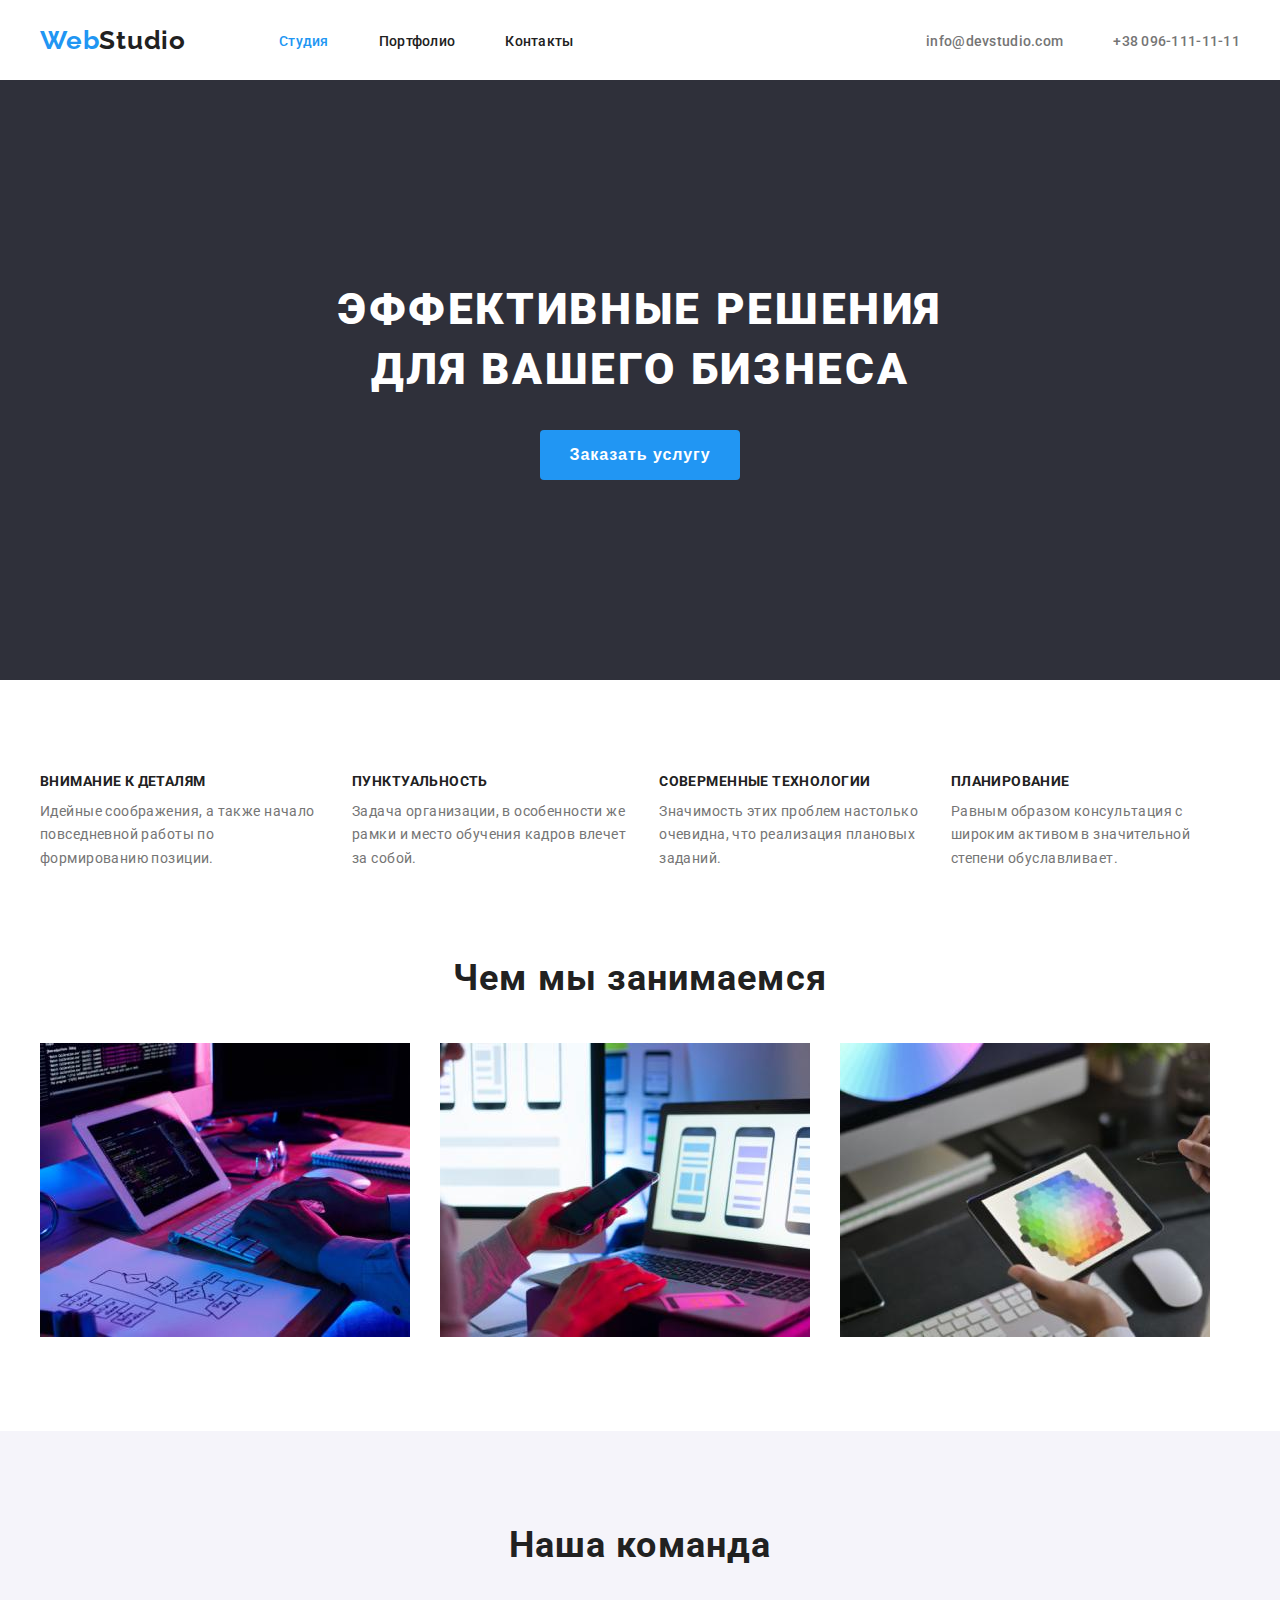
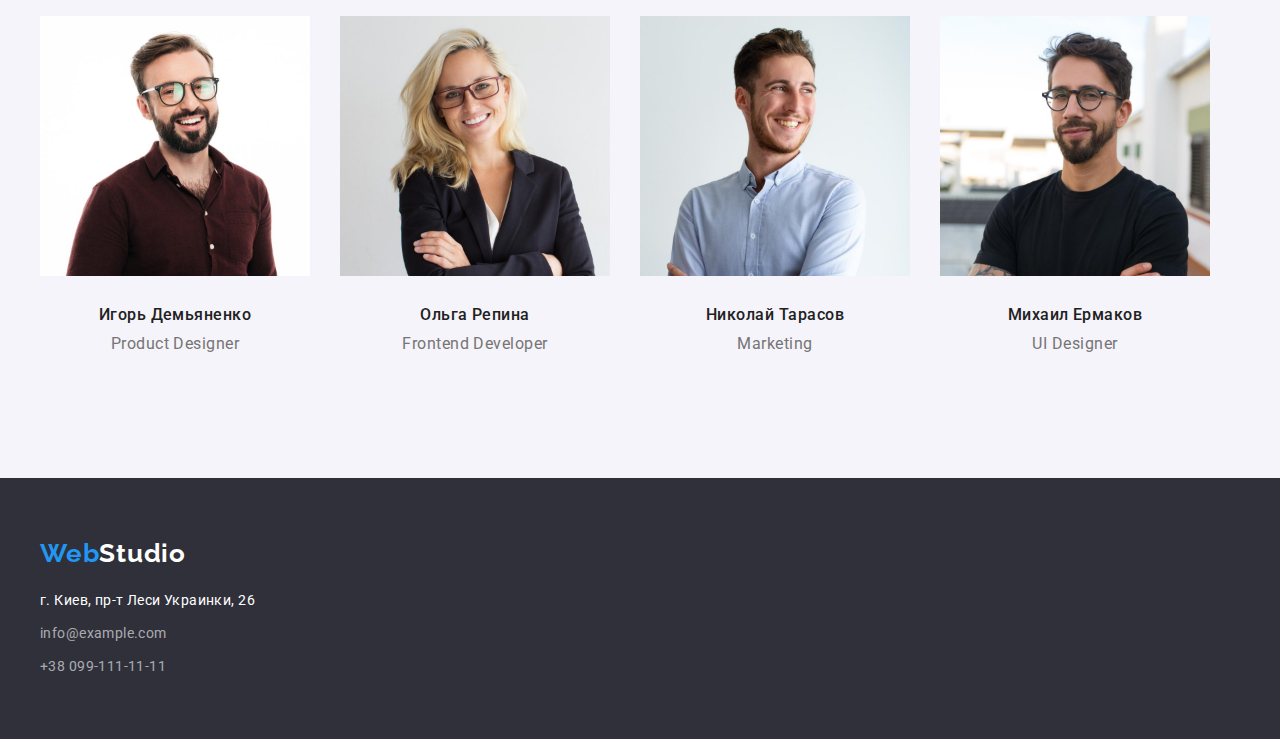
<file: index.html>
<!DOCTYPE html>
<html lang="ru">

<head>
    <meta charset="UTF-8">
    <meta http-equiv="X-UA-Compatible" content="IE=edge">
    <meta name="viewport" content="width=device-width, initial-scale=1.0">
    <title>WebStudio</title>
    <link rel="stylesheet" href="https://cdnjs.cloudflare.com/ajax/libs/modern-normalize/1.1.0/modern-normalize.min.css"
        integrity="sha512-wpPYUAdjBVSE4KJnH1VR1HeZfpl1ub8YT/NKx4PuQ5NmX2tKuGu6U/JRp5y+Y8XG2tV+wKQpNHVUX03MfMFn9Q=="
        crossorigin="anonymous" referrerpolicy="no-referrer" />
    <link rel="preconnect" href="https://fonts.googleapis.com">
    <link rel="preconnect" href="https://fonts.gstatic.com" crossorigin>
    <link href="https://fonts.googleapis.com/css2?family=Raleway:wght@700&family=Roboto:wght@400;500;700&display=swap"
        rel="stylesheet">
    <link rel="stylesheet" href="./css/styles.css" />
</head>

<body>
<!-----header------>
    <header class="topline">
        <div class="container header-container">
            <a href="#" class="link header-logo"><span class="logo-part">Web</span>Studio</a>
            <nav class="header-nav">
                <ul class="list menu-list">
                    <li class="menu-item"><a href="./index.html" class="menu-link link current">Студия</a></li>
                    <li class="menu-item"><a href="./portfolio.html" class="menu-link link">Портфолио</a></li>
                    <li class="menu-item"><a href="#" class="menu-link link">Контакты</a></li>
                </ul>
            </nav>
                <ul class="list header-connect">
                    <li class="connect-item"><a href="mailto:info@devstudio.com" class="connect-link link">info@devstudio.com</a></li>
                    <li class="connect-item"><a href="tel:+380961111111" class="connect-link link">+38 096-111-11-11</a></li>
                </ul>
                </div>
    </header>
<!-----hero----->
    <main>
        <section class="hero">
            <div class="container ohero-container">
                <h1 class="hero-text">Эффективные решения для вашего бизнеса</h1>
                <button type="button" class="hero-btn btn-light btn">Заказать услугу</button>
            </div>
        </section>
        <section class="section">
            <div class="container">
                <h2 class="visually-hidden">НАШИ ПРИЕМУЩЕСТВА</h2>
                <ul class="list features-list">
                    <li class="features-item">
                        <h3 class="features-title">ВНИМАНИЕ К ДЕТАЛЯМ</h3>
                        <p class="features-text">Идейные соображения, а также начало повседневной работы по формированию
                            позиции.</p>
                    </li>
                    <li class="features-item">
                        <h3 class="features-title">ПУНКТУАЛЬНОСТЬ</h3>
                        <p class="features-text">Задача организации, в особенности же рамки и место обучения кадров
                            влечет за собой.</p>
                    </li>
                    <li class="features-item">
                        <h3 class="features-title">СОВЕРМЕННЫЕ ТЕХНОЛОГИИ</h3>
                        <p class="features-text">Значимость этих проблем настолько очевидна, что реализация плановых
                            заданий.</p>
                    </li>
                    <li class="features-item">
                        <h3 class="features-title">ПЛАНИРОВАНИЕ</h3>
                        <p class="features-text">Равным образом консультация с широким активом в значительной степени
                            обуславливает.</p>
                    </li>
                </ul>
            </div>
        </section>
<!-----our-work------>
    <section class="section our-work">
        <div class="container">
        <h2 class="our-work-title">Чем мы занимаемся</h2>
        <ul class="list our-work-list">
            <li class="our-work-item">
                <img src="./img/doing-something-1.jpg" alt="Человек печатает на клавиатуре" width="370" height="294"
                    class="image-presentation-1" />
            </li>
            <li class="our-work-item">
                <img src="./img/doing-something-2.jpg" alt="Человек использует компьютер" width="370" height="294"
                    class="image-presentation-2" />
            </li>
            <li class="our-work-item">
                <img src="./img/doing-something-3.jpg" alt="Человек использует планшет" width="370" height="294"
                    class="image-presentation-3" />
            </li>
        </ul>
        </div>
    </section>
<!-----team------>
    <section class="section team">
        <div class="container">
            <h2 class="team-title">Наша команда</h2>
            <ul class="list team-list">
                <li class="team-card team-card-item">
                    <img src="./img/igor-1.jpg" alt="Светловолосый мужчина в очках" width="270" height="260"
                        class="team-card-picture">
                    <div class="picture-names">
                        <h3 class="team-card-title">Игорь Демьяненко</h3>
                        <p class="team-card-position">Product Designer</p>
                    </div>
                </li>
                <li class="team-card team-card-item">
                    <img src="./img/olga-2.jpg" alt="Улыбающаяся девушка" width="270" height="260"
                        class="team-card-picture">
                    <div class="picture-names">
                        <h3 class="team-card-title">Ольга Репина</h3>
                        <p class="team-card-position">Frontend Developer</p>
                    </div>
                </li>
                <li class="team-card team-card-item">
                    <img src="./img/nikolay-3.jpg" alt="Темноволосый мужчина" width="270" height="260"
                        class="team-card-picture">
                    <div class="picture-names">
                        <h3 class="team-card-title">Николай Тарасов</h3>
                        <p class="team-card-position">Marketing</p>
                    </div>
                </li>
                <li class="team-card team-card-item">
                    <img src="./img/mikhail-4.jpg" alt="Темноволосый мужчина в очках" width="270" height="260"
                        class="team-card-picture">
                    <div class="picture-names">
                        <h3 class="team-card-title">Михаил Ермаков</h3>
                        <p class="team-card-position">UI Designer</p>
                    </div>
                </li>
            </ul>
        </div>
    </section>
    </main>
<!----footer---->
    <footer class="footer">
    <div class="container footer-container">
        <a href="#" class="link footer-logo"><span class="logo-part">Web</span>Studio</a>
        <address>
            <ul class="list">
                <li class="footer-item"><a href="https://goo.gl/maps/i2SUqEGefCtZMEda6" target="_blank" rel="noopener noreferrer nofollow"
                        class="link adress">г. Киев, пр-т Леси Украинки, 26</a></li>
                <li class="footer-item"><a href="mailto:info@example.com" class="link footer-mail">info@example.com</a></li>
                <li class="footer-item"><a href="tel:+380991111111" class="link footer-tel">+38 099-111-11-11</a></li>
            </ul>
        </address>
    </div>
    </footer>
</body>

</html>
</file>
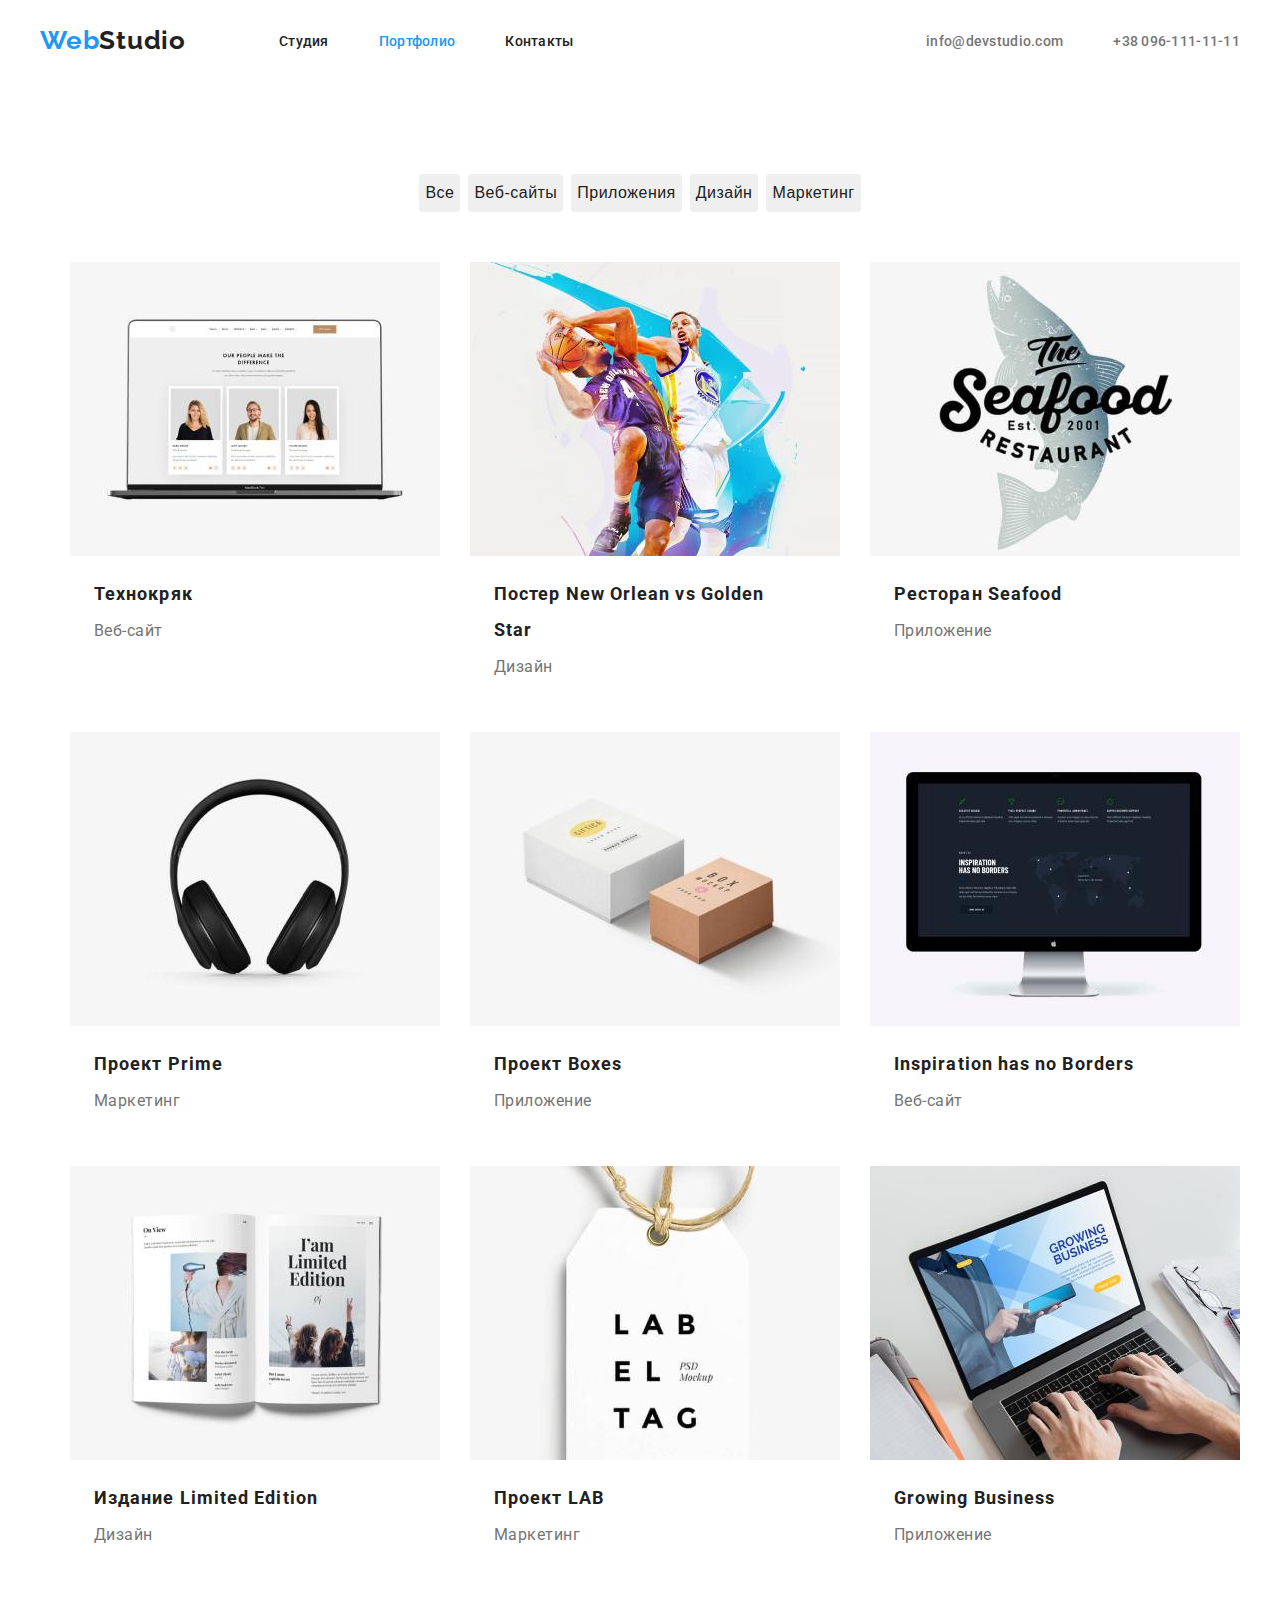
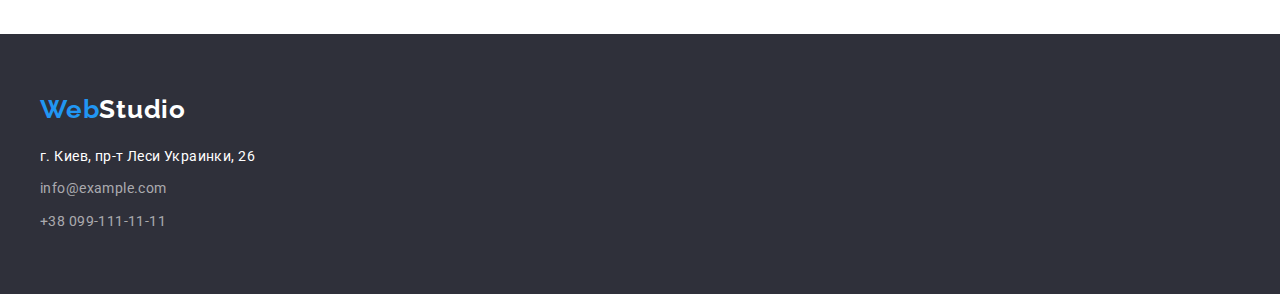
<file: portfolio.html>
<!DOCTYPE html>
<html lang="ru">

<head>
    <meta charset="UTF-8">
    <meta http-equiv="X-UA-Compatible" content="IE=edge">
    <meta name="viewport" content="width=device-width, initial-scale=1.0">
    <title>Portfolio</title>
    <link rel="preconnect" href="https://fonts.googleapis.com">
    <link rel="preconnect" href="https://fonts.gstatic.com" crossorigin>
    <link href="https://fonts.googleapis.com/css2?family=Raleway:wght@700&family=Roboto:wght@400;500;700&display=swap"
          rel="stylesheet">
    <link rel="stylesheet" href="https://cdnjs.cloudflare.com/ajax/libs/modern-normalize/1.1.0/modern-normalize.min.css"
          integrity="sha512-wpPYUAdjBVSE4KJnH1VR1HeZfpl1ub8YT/NKx4PuQ5NmX2tKuGu6U/JRp5y+Y8XG2tV+wKQpNHVUX03MfMFn9Q=="
          crossorigin="anonymous" referrerpolicy="no-referrer" />
    <link rel="stylesheet" href="./css/styles.css" />
</head>

<body>
<!-----header------>
    <header class="topline">
        <div class="container header-container">
        <a href="#" class="header-logo link"><span class="logo-part">Web</span>Studio</a>
        <nav class="header-nav">
            <ul class="list menu-list">
                <li class="menu-item"><a href="./index.html" class="menu-link link">Студия</a></li>
                <li class="menu-item"><a href="./portfolio.html" class="menu-link link current">Портфолио</a></li>
                <li class="menu-item"><a href="#" class="menu-link link">Контакты</a></li>
            </ul>
        </nav>
        <div class="header-connect">
        <ul class="list list-contacts header-container">
            <li class="connect-item"><a href="mailto:info@devstudio.com"
                    class="connect-link link">info@devstudio.com</a></li>
            <li class="connect-item"><a href="tel:+380961111111" class="connect-link link">+38 096-111-11-11</a></li>
        </ul>
        </div>
        </div>
    </header>
    <!-----examples------>
    <main>
        <section class="section examples">
            <div class="container">
                <ul class="list menu-list menu-list-buttons">
                    <li class="menu-buttons"><button type="button" class="btn btn-portfolio"">Все</button></li>
                    <li class="menu-buttons"><button type=" button" class="btn btn-portfolio">Веб-сайты</button></li>
                    <li class="menu-buttons"><button type="button" class="btn btn-portfolio">Приложения</button></li>
                    <li class="menu-buttons"><button type="button" class="btn btn-portfolio">Дизайн</button></li>
                    <li class="menu-buttons"><button type="button" class="btn btn-portfolio">Маркетинг</button></li>
                </ul>
                <ul class="list exsample-list">
                    <li class="example-list-item">
                        <img src="./img/technokryak-1.jpg" alt="Ноутбук с изображенным сайтом">
                        <div class="example-description">
                            <h2 class="img-title">Технокряк</h2>
                            <p class="img-description">Веб-сайт</p>
                        </div>
                    </li>
                    <li class="example-list-item">
                        <img src="./img/poster-2.jpg" alt="Баскетболисты">
                        <div class="example-description">
                        <h2 class="img-title">Постер New Orlean vs Golden Star</h2>
                        <p class="img-description">Дизайн</p>
                        </div>
                    </li>
                    <li class="example-list-item">
                        <img src="./img/seafood-3.jpg" alt="Логотип ресторана">
                        <div class="example-description">
                        <h2 class="img-title">Ресторан Seafood</h2>
                        <p class="img-description">Приложение</p>
                        </div>
                    </li>
                    <li class="example-list-item">
                        <img src="./img/prime-4.jpg" alt="Наушники">
                        <div class="example-description">
                        <h2 class="img-title">Проект Prime</h2>
                        <p class="img-description">Маркетинг</p>
                        </div>
                    </li>
                    <li class="example-list-item">
                        <img src="./img/boxes-5.jpg" alt="Две коробки">
                        <div class="example-description">
                        <h2 class="img-title">Проект Boxes</h2>
                        <p class="img-description">Приложение</p>
                        </div>
                    </li>
                    <li class="example-list-item">
                        <img src="./img/inspiration-6.jpg" alt="Компьютер">
                        <div class="example-description">
                        <h2 class="img-title">Inspiration has no Borders</h2>
                        <p class="img-description">Веб-сайт</p>
                        </div>
                    </li>
                    <li class="example-list-item">
                        <img src="./img/izdaniye-7.jpg" alt="Журнал">
                        <div class="example-description">
                        <h2 class="img-title">Издание Limited Edition</h2>
                        <p class="img-description">Дизайн</p>
                        </div>
                    </li>
                    <li class="example-list-item">
                        <img src="./img/lab-8.jpg" alt="Бирка">
                        <div class="example-description">
                        <h2 class="img-title">Проект LAB</h2>
                        <p class="img-description">Маркетинг</p>
                        </div>
                    </li>
                    <li class="example-list-item">
                        <img src="./img/growing-9.jpg" alt="Ноутбук">
                        <div class="example-description">
                        <h2 class="img-title">Growing Business</h2>
                        <p class="img-description">Приложение</p>
                        </div>
                    </li>
                </ul>
            </div>
        </section>
    </main>
        <!----footer---->
        
<footer class="footer portfolio-footer">
    <div class="container footer-container">
            <a href="" class="footer-logo link"><span class="logo-part">Web</span>Studio</a>
            <address>
                <ul class="list">
                    <li class="footer-item"><a href="https://goo.gl/maps/i2SUqEGefCtZMEda6" target="blank_"
                            rel="noopener noreferrer noopener" class="link adress">г. Киев, пр-т Леси Украинки, 26</a>
                    </li>
                    <li class="footer-item"><a href="mailto:info@example.com" class="link footer-mail">info@example.com</a></li>
                    <li class="footer-item"><a href="tel:+380991111111" class="link footer-tel">+38 099-111-11-11</a></li>
                </ul>
            </address>
    </div>
    </footer>
</body>

</html>
</file>
<file: css/styles.css>
:root {
  --header-text-color: #212121;
  --primary-text-color: #757575;
  --secondary-text-color: #ffffff;
  --third-text-color: #2196f3;
  --primary-title-color: #ffffff;
  --secondary-title-color: #212121;
  --accent-color: #2196f3;
  --background-color: #ffffff;
  --primary-background-color: #2f303a;
  --secondary-background-color: #2196f3;
  --third-background-color: #f5f4fa;
  --main-background-color: #e5e5e5;
  --hover-btn-color: #188ce8;
}

body {
  font-family: "Roboto", sans-serif;
}

p, h1, h2, h3, h4, h5, h6 {
  margin: 0;
}

ul {
  margin: 0;
  padding: 0;
}

button {
  cursor: pointer;
}

img {
  display: block;
  max-width: 100%;
  height: auto;
}

.container {
  width: 1200px;
  padding-left: 15px;
  padding-right: 15px;
  margin-left: auto;
  margin-right: auto;
}

.link {
  text-decoration: none;
}

.list {
  list-style: none;
}

.btn {
  font-weight: 700;
  font-size: 16px;
  line-height: 1.87;

  display: flex;
  align-items: center;
  text-align: center;
  letter-spacing: 0.06em;
  cursor: pointer;
}

.btn-light {
  color: var(--secondary-text-color);
  background-color: var(--secondary-background-color);
}

.section {
  padding: 94px 0;
}

.visually-hidden {
  position: absolute;
  white-space: nowrap;
  width: 1px;
  height: 1px;
  overflow: hidden;
  border: 0;
  padding: 0;
  clip: rect(0 0 0 0);
  clip-path: inset(50%);
  margin: -1px;
}

.menu-link:hover,
.menu-link:focus,
.menu-link.current {
  color: var(--accent-color);
}
/*-------------------header---------------*/

header {
  padding-top: 25px;
  padding-bottom: 24px;
}

.header-container {
  display: flex;
  align-items: center;
  margin-left: auto;
}

.header-logo {
  font-family: "Raleway", sans-serif;
  text-decoration: none;
  font-weight: 700;
  font-size: 26px;
  line-height: 1.19;
  display: inline;
  margin-right: 93px;


  letter-spacing: 0.03em;

  color: var(--header-text-color);
}

.logo-part {
  color: var(--third-text-color);
  font-size: 26px;
}

.header-nav {
  display: flex;
  align-items: center;
}

.menu-list{
  display: flex;
}

.menu-item:not(:last-child) {
  margin-right: 50px;
}

.connect-item:not(:last-child) {
  margin-right: 50px;
}

.menu-link {
  font-weight: 500;
  font-size: 14px;
  line-height: 1.14;
  letter-spacing: 0.02em;

  color: var(--header-text-color);
}

.menu-link:hover,
.menu-link:focus {
  color: var(--accent-color);
}

.header-connect {
  margin-left: auto;
  align-items: center;
  display: flex;
}

.connect-link {
  font-weight: 500;
  font-size: 14px;
  line-height: 1.14;
  letter-spacing: 0.02em;

  color: var(--primary-text-color);
}


.connect-link:hover,
.connect-link:focus {
  color: var(--accent-color);
}

/*-------------------hero---------------*/
.hero {
  background-color: var(--primary-background-color);
  padding-top: 200px;
  padding-bottom: 200px;

}

.hero-text {
  font-weight: 900;
  font-size: 44px;
  line-height: 1.36;
  width: 696px;
  text-align: center;
  margin: 0 auto;

  letter-spacing: 0.06em;
  text-transform: uppercase;

  color: var(--primary-title-color);
}

.hero-btn {
  min-width: 200px;
  height: 50px;
  border-radius: 4px;
  display: block;
  margin: 0 auto;
  border: transparent;

  margin-top: 30px;
}
/*----------------features-----------------*/

.features-hidden-title{
 display: none;
}

.features-list {
  display: flex;
}

.features-item:not(:last-child) {
  margin-right: 30px;
}

.features-title {
  font-weight:700;
  font-size: 14px;
  line-height: 1.14;
  letter-spacing: 0.03em;
  text-transform: uppercase;
  margin-bottom: 10px;

  color: var(--secondary-title-color);
}

.features-text {
  font-size: 14px;
  line-height: 1.71;

  letter-spacing: 0.03em;

  color: var(--primary-text-color);
}
/*----------------our-work-----------------*/
.our-work {
  padding-top: 0;
}

.our-work-title {
  font-weight: 700;
  font-size: 36px;
  line-height: 0.76;
  letter-spacing: 0.03em;
  margin: 0 auto;
  text-align: center;

  color: var(--secondary-title-color);
}

.our-work-list {
  display: flex;
  margin-top: 50px;
}

.our-work-item:not(:last-child) {
  margin-right: 30px;
}

/*----------------team-----------------*/
.team-title {
  font-weight: 700;
  font-size: 36px;
  line-height: 1.16;
  letter-spacing: 0.03em;
  text-align: center;
  margin-bottom: 50px;

  color: var(--secondary-title-color);
}

.team-list {
  display: flex;
}

.team-card-item:not(:last-child) {
  margin-right: 30px;
}


.picture-names {
  padding-top: 30px;
  padding-bottom: 30px;
}

.team-card-title {
  font-weight: 500;
  font-size: 16px;
  line-height: 1.18;
  letter-spacing: 0.03em;
  text-align: center;
  margin-bottom: 10px;

  color: var(--secondary-title-color);
}

.team-card-position {
  font-size: 16px;
  line-height: 1.18;
  letter-spacing: 0.03em;
  text-align: center;

  color: var(--primary-text-color);
}

.team {
  background-color: var(--third-background-color);
}


/*-------------------footer---------------*/
.footer {
  background-color: var(--primary-background-color);
  padding-top: 60px;
  padding-bottom: 60px;
}

.footer-logo {
  font-family: "Raleway", sans-serif;
  text-decoration: none;
  font-size: 26px;
  font-weight: 700;
  line-height: 1.19;
  display: block;
  margin-bottom: 20px;

  letter-spacing: 0.03em;
  color: var(--secondary-text-color);
}

.footer-item:not(:last-child) {
  margin-bottom: 9px;
}

.adress {
  font-style: normal;
  font-size: 14px;
  line-height: 1.71;
  letter-spacing: 0.03em;

  color: var(--secondary-text-color);
}

.footer-mail {
  font-style: normal;
  font-size: 14px;
  line-height: 1.71;
  letter-spacing: 0.03em;

  color: rgba(255, 255, 255, 0.6);
}

.footer-tel {
  font-style: normal;
  font-size: 14px;
  line-height: 1.71;
  letter-spacing: 0.03em;

  color: rgba(255, 255, 255, 0.6);
}

/* ----------------------portfolio----------------------- */
.btn-portfolio {
  font-weight: 500;
  font-size: 16px;
  line-height: 1.62;
  border:transparent;
  border-radius: 4px;
  height: 38px;

  text-align: center;
  letter-spacing: 0.03em;

  color: var(--header-text-color);
}

.btn-portfolio:hover,
.btn-portfolio:focus {
  background-color:var(--accent-color);
  color
  box-shadow: 0px 3px 1px rgba(0, 0, 0, 0.1), 0px 1px 2px rgba(0, 0, 0, 0.08),
    0px 2px 2px rgba(0, 0, 0, 0.12);
  border-radius: 4px;
}

/* ----------------------header----------------------- */

.responsibilities {
  background-color:var(--main-background-color);
}

.img-title {
  font-weight: 700;
  font-size: 18px;
  line-height: 2;
  letter-spacing: 0.06em;

  color: var(--secondary-title-color);
}

.img-description {
  font-size: 16px;
  line-height: 1.87;
  letter-spacing: 0.03em;

  color: var(--primary-text-color);
}

.menu-list-buttons {
  display: flex;
  margin-bottom: 50px;
  
  
  justify-content: center;
}

.menu-buttons {
  margin-right: 8px;
}

.menu-buttons:last-child {
margin: 0;
}
/* ----------------------example-list----------------------- */
.exsample-list {
  display: flex;
  flex-wrap: wrap;
  margin-top: -30px;
  margin-bottom: -30px;
}

.example-list-item { 
  margin-top: 30px; 
  flex-basis: calc(100% / 3 - 30px);
  margin-left: 30px;
}

.example-description {
  padding-left: 24px;
  padding-right: 34px;
  padding-bottom: 20px;
  padding-top: 20px;
}

.img-title {

}

.img-description {
  margin-top: 4px;
}

body {
  margin: 0;
}
</file>
